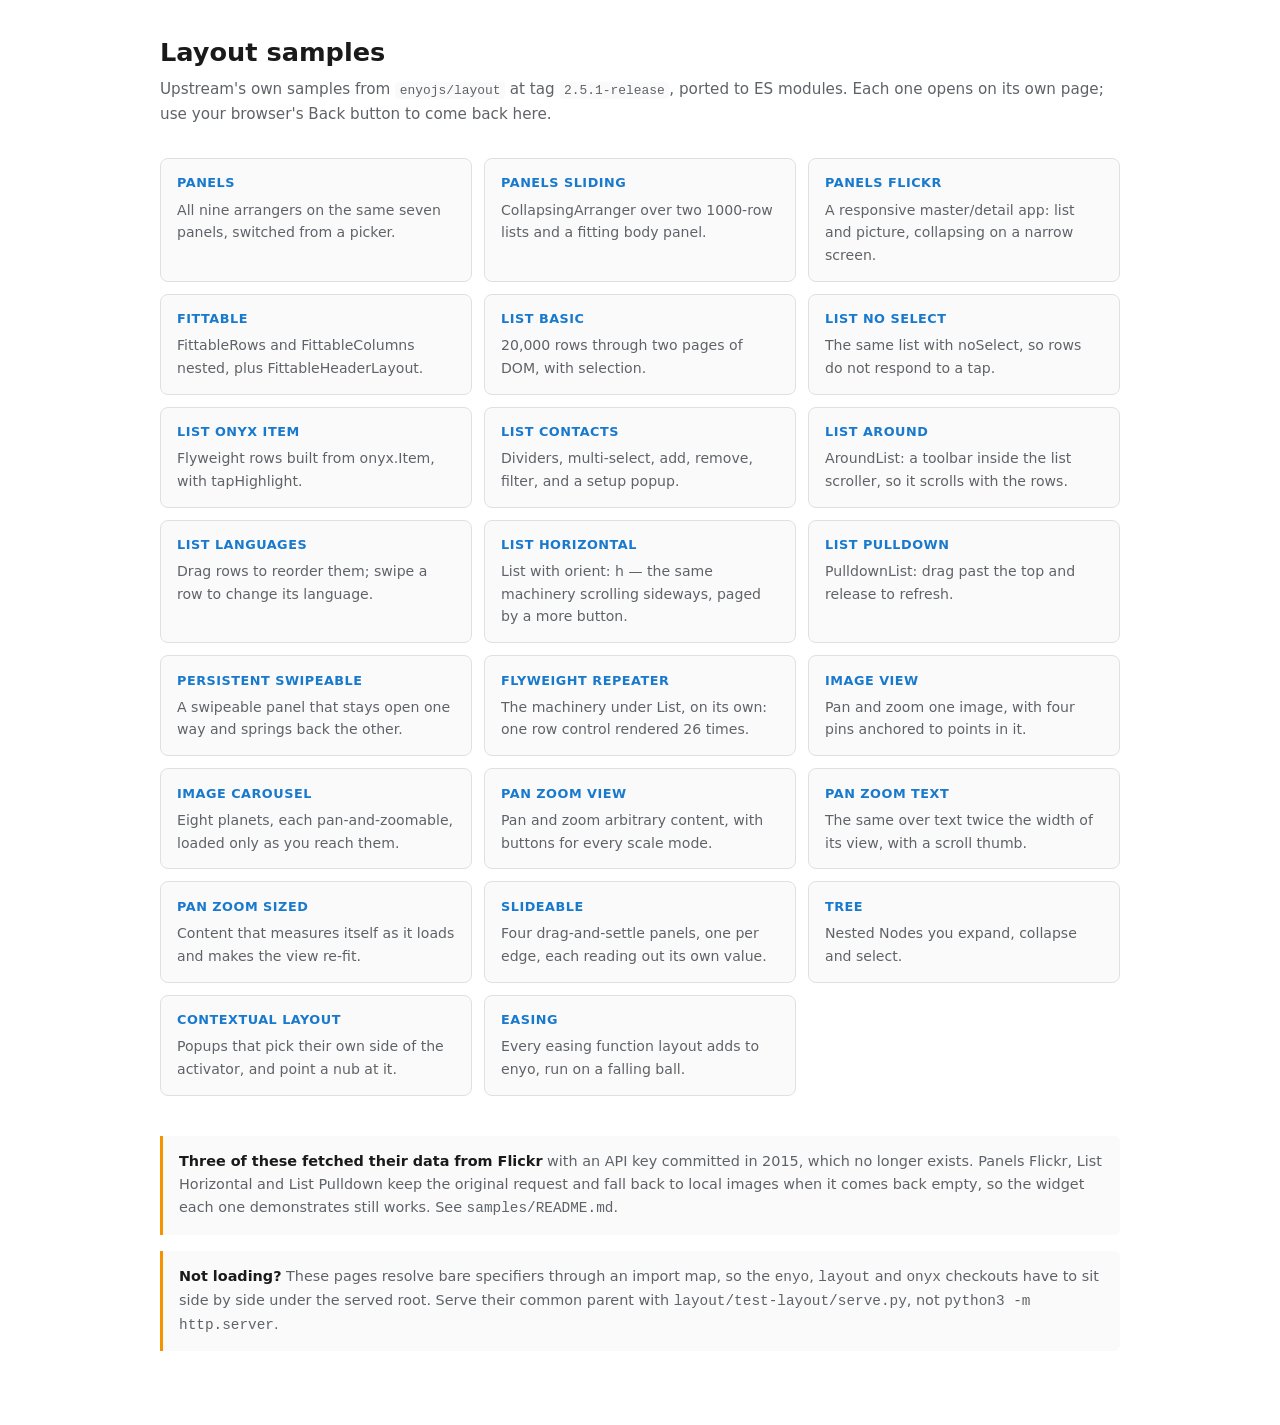
<file: samples/index.html>
<!doctype html>
<html lang="en">
<head>
<meta charset="utf-8">
<meta http-equiv="x-ua-compatible" content="ie=edge">
<meta name="viewport" content="width=device-width, initial-scale=1">
<link rel="icon" href="assets/favicon.ico">
<title>Layout Samples</title>

<style>
 :root {
   --bg: #fff; --fg: #1a1a1a; --muted: #5f6368; --line: #e0e0e0;
   --accent: #F49200; --link: #1879CD; --card: #fafafa;
 }
 @media (prefers-color-scheme: dark) {
   :root:not([data-theme="light"]) {
     --bg: #17181a; --fg: #e8eaed; --muted: #9aa0a6; --line: #303134;
     --accent: #F49200; --link: #6cb6f5; --card: #202124;
   }
 }
 * { box-sizing: border-box; }
 body {
   margin: 0; padding: 2rem 1rem 4rem;
   background: var(--bg); color: var(--fg);
   font: 16px/1.6 system-ui, -apple-system, "Segoe UI", sans-serif;
 }
 .wrap { max-width: 60rem; margin: 0 auto; }
 h1 { font-size: 1.6rem; margin: 0 0 .25rem; }
 .sub { color: var(--muted); margin: 0 0 2rem; font-size: .95rem; }
 .sub code { font-size: .85em; background: var(--card); padding: .1em .35em; border-radius: 3px; }
 .grid { display: grid; gap: .75rem; grid-template-columns: repeat(auto-fill, minmax(17rem, 1fr)); }
 a.card {
   display: block; padding: .9rem 1rem; text-decoration: none; color: inherit;
   background: var(--card); border: 1px solid var(--line); border-radius: 8px;
 }
 a.card:hover { border-color: var(--accent); }
 a.card .name {
   display: block; font-weight: 600; color: var(--link);
   text-transform: uppercase; font-size: .8rem; letter-spacing: .04em;
 }
 a.card .blurb { display: block; color: var(--muted); font-size: .88rem; margin-top: .3rem; }
 .note {
   margin-top: 2.5rem; padding: .9rem 1rem; border-left: 3px solid var(--accent);
   background: var(--card); color: var(--muted); font-size: .9rem; border-radius: 0 6px 6px 0;
 }
 .note + .note { margin-top: 1rem; }
 .note strong { color: var(--fg); }
</style>
</head>
<body>
<div class="wrap">

<h1>Layout samples</h1>
<p class="sub">
  Upstream's own samples from <code>enyojs/layout</code> at tag
  <code>2.5.1-release</code>, ported to ES modules. Each one opens on its own
  page; use your browser's Back button to come back here.
</p>

<div class="grid" id="grid"></div>

<p class="note">
  <strong>Three of these fetched their data from Flickr</strong> with an API
  key committed in 2015, which no longer exists. Panels Flickr, List Horizontal
  and List Pulldown keep the original request and fall back to local images
  when it comes back empty, so the widget each one demonstrates still works.
  See <code>samples/README.md</code>.
</p>

<p class="note">
  <strong>Not loading?</strong> These pages resolve bare specifiers through an
  import map, so the <code>enyo</code>, <code>layout</code> and
  <code>onyx</code> checkouts have to sit side by side under the served root.
  Serve their common parent with <code>layout/test-layout/serve.py</code>, not
  <code>python3 -m http.server</code>.
</p>

</div>

<script type="module">
import samples from './samples.js';

document.getElementById('grid').innerHTML = samples.map(s =>
	'<a class="card" href="sample.html?s=' + encodeURIComponent(s.name) + '">' +
		'<span class="name">' + s.label + '</span>' +
		'<span class="blurb">' + s.blurb + '</span>' +
	'</a>'
).join('');
</script>
</body>
</html>
</file>
